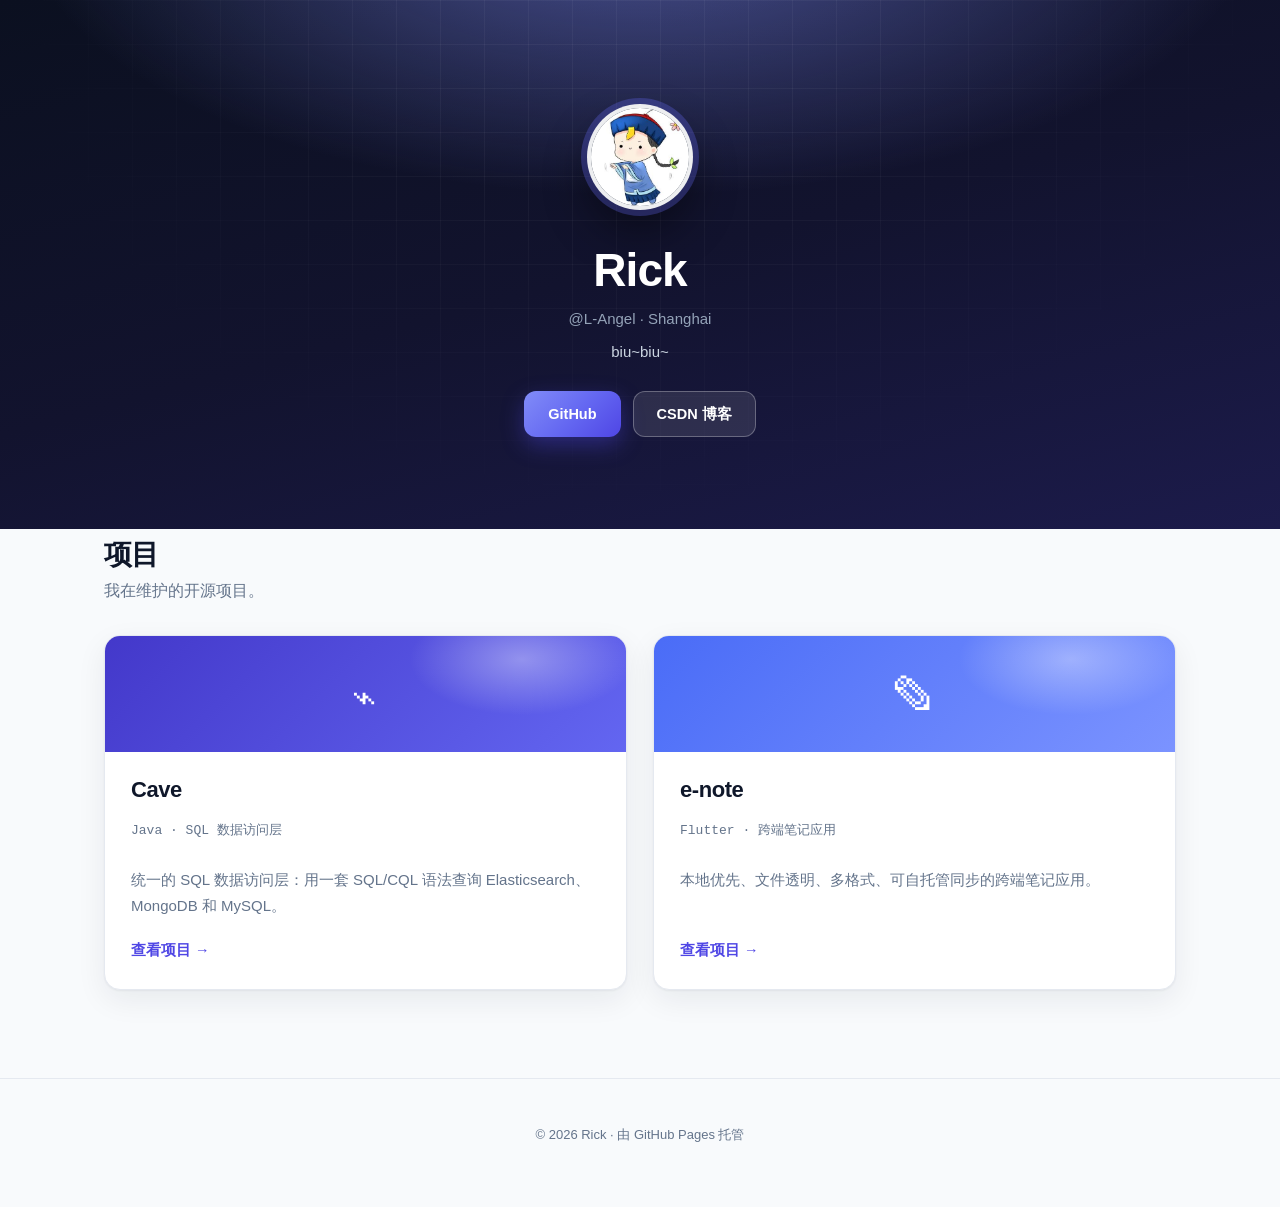
<file: index.html>
<!doctype html>
<html lang="zh-CN">
<head>
  <meta charset="utf-8">
  <meta name="viewport" content="width=device-width, initial-scale=1">
  <title>Rick · 开源项目</title>
  <meta name="description" content="Rick（L-Angel）的开源项目门户：Cave 与 e-note。">
  <link rel="stylesheet" href="styles.css?v=3">
</head>
<body>
  <header class="hero">
    <img class="avatar" src="avatar.jpg" alt="Rick 的头像">
    <h1>Rick</h1>
    <p class="handle">@L-Angel · Shanghai</p>
    <p class="bio">biu~biu~</p>
    <div class="links">
      <a class="btn primary" href="https://github.com/L-Angel">GitHub</a>
      <a class="btn ghost" href="https://blog.csdn.net/u013542440">CSDN 博客</a>
    </div>
  </header>

  <main>
    <section class="section">
      <div class="section-head">
        <h2>项目</h2>
        <p>我在维护的开源项目。</p>
      </div>

      <div class="projects-grid">
        <a class="project" href="cave/" style="--c1:#4338ca;--c2:#6366f1">
          <div class="cover">⌁</div>
          <div class="body">
            <h3>Cave</h3>
            <p class="tag">Java · SQL 数据访问层</p>
            <p class="desc">统一的 SQL 数据访问层：用一套 SQL/CQL 语法查询 Elasticsearch、MongoDB 和 MySQL。</p>
            <span class="go">查看项目 →</span>
          </div>
        </a>

        <a class="project" href="enote/" style="--c1:#4A6CF7;--c2:#7b93ff">
          <div class="cover">✎</div>
          <div class="body">
            <h3>e-note</h3>
            <p class="tag">Flutter · 跨端笔记应用</p>
            <p class="desc">本地优先、文件透明、多格式、可自托管同步的跨端笔记应用。</p>
            <span class="go">查看项目 →</span>
          </div>
        </a>
      </div>
    </section>
  </main>

  <footer>
    <p>© <span id="year"></span> Rick · 由 GitHub Pages 托管</p>
    <script>document.getElementById('year').textContent = new Date().getFullYear();</script>
  </footer>
</body>
</html>
</file>
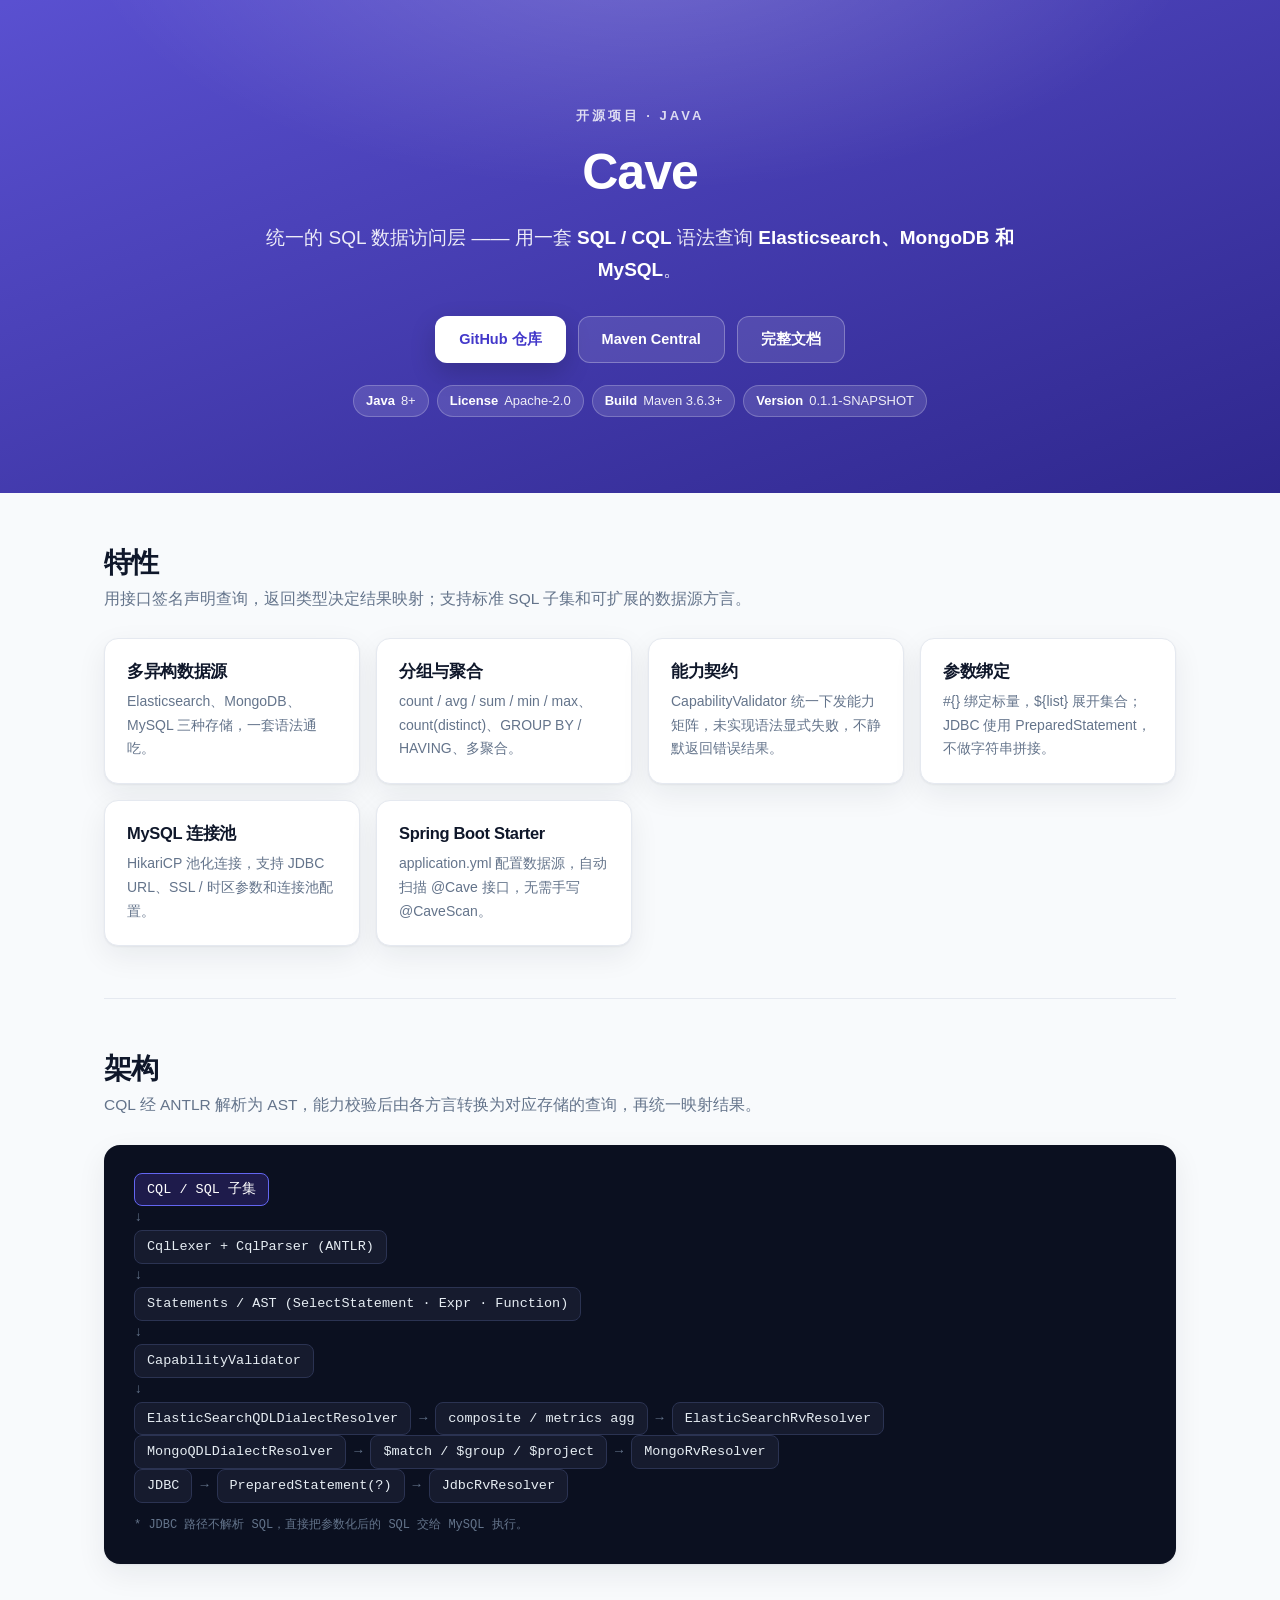
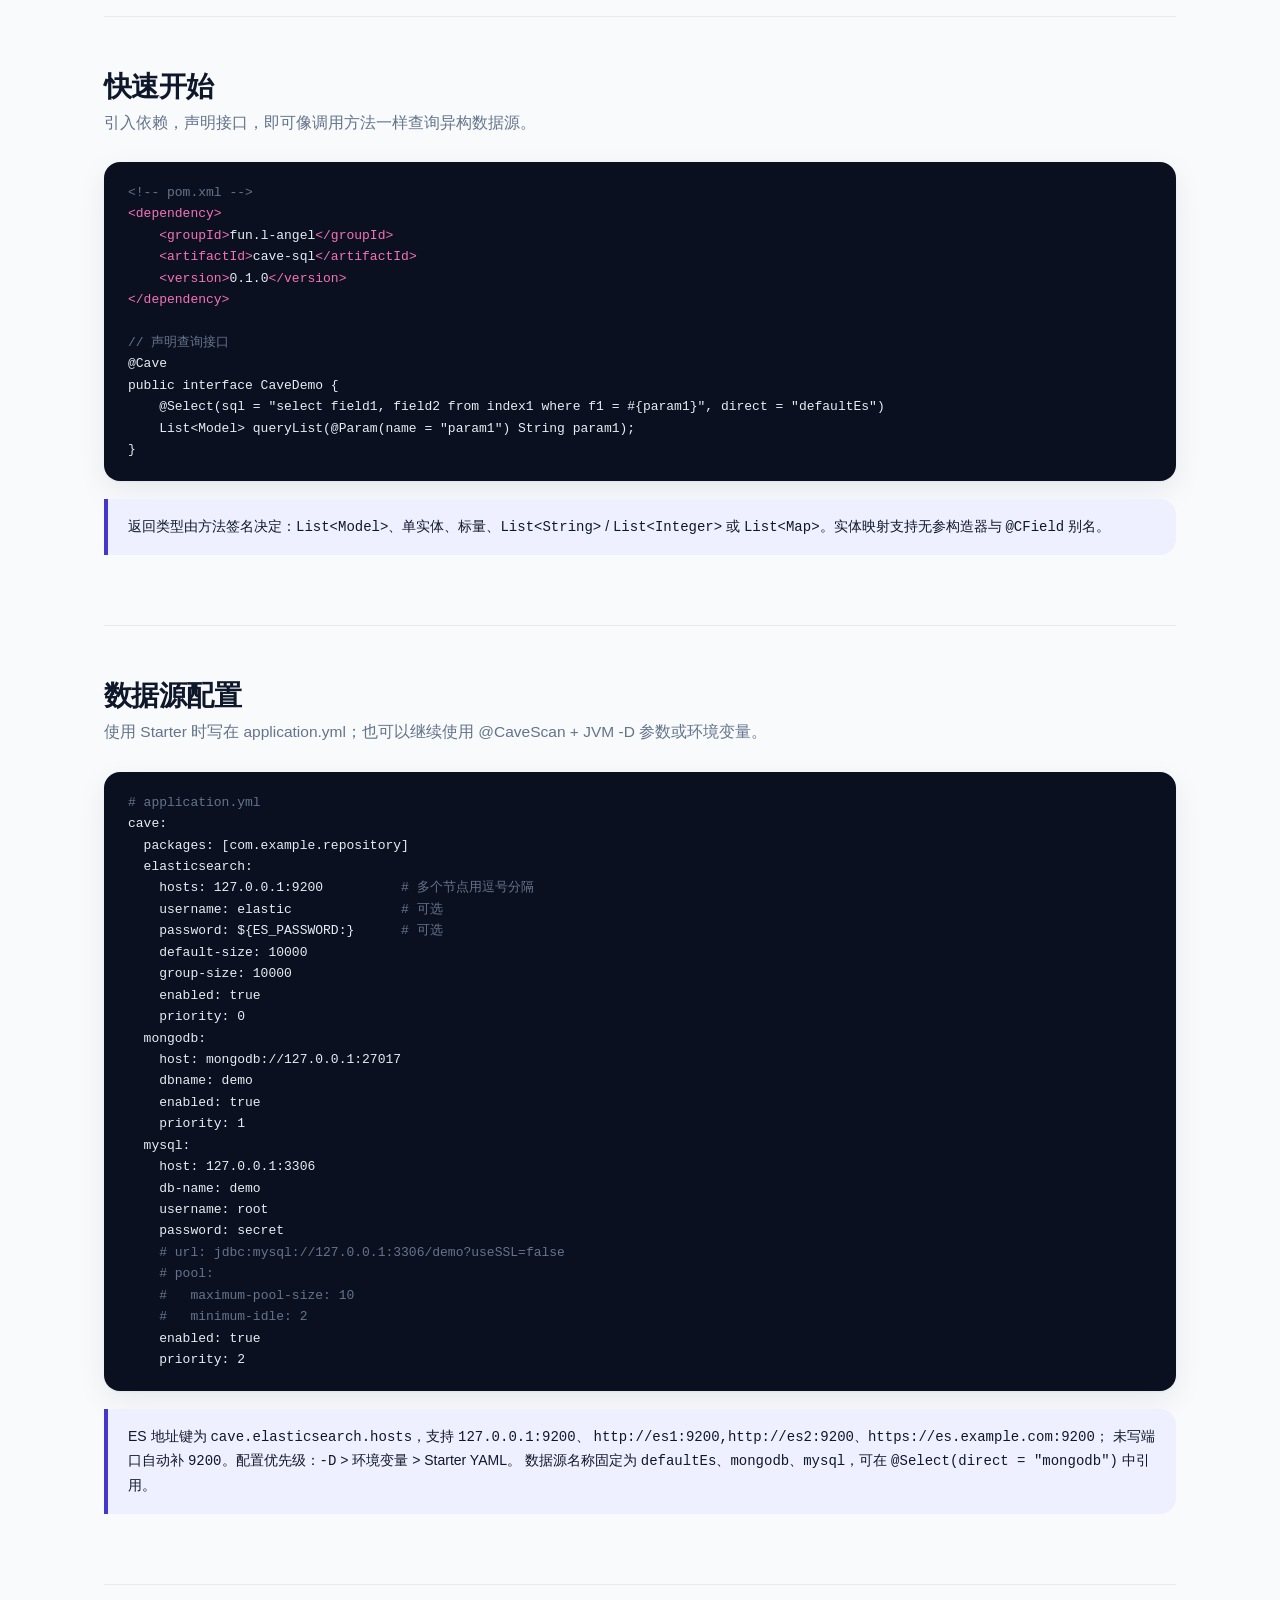
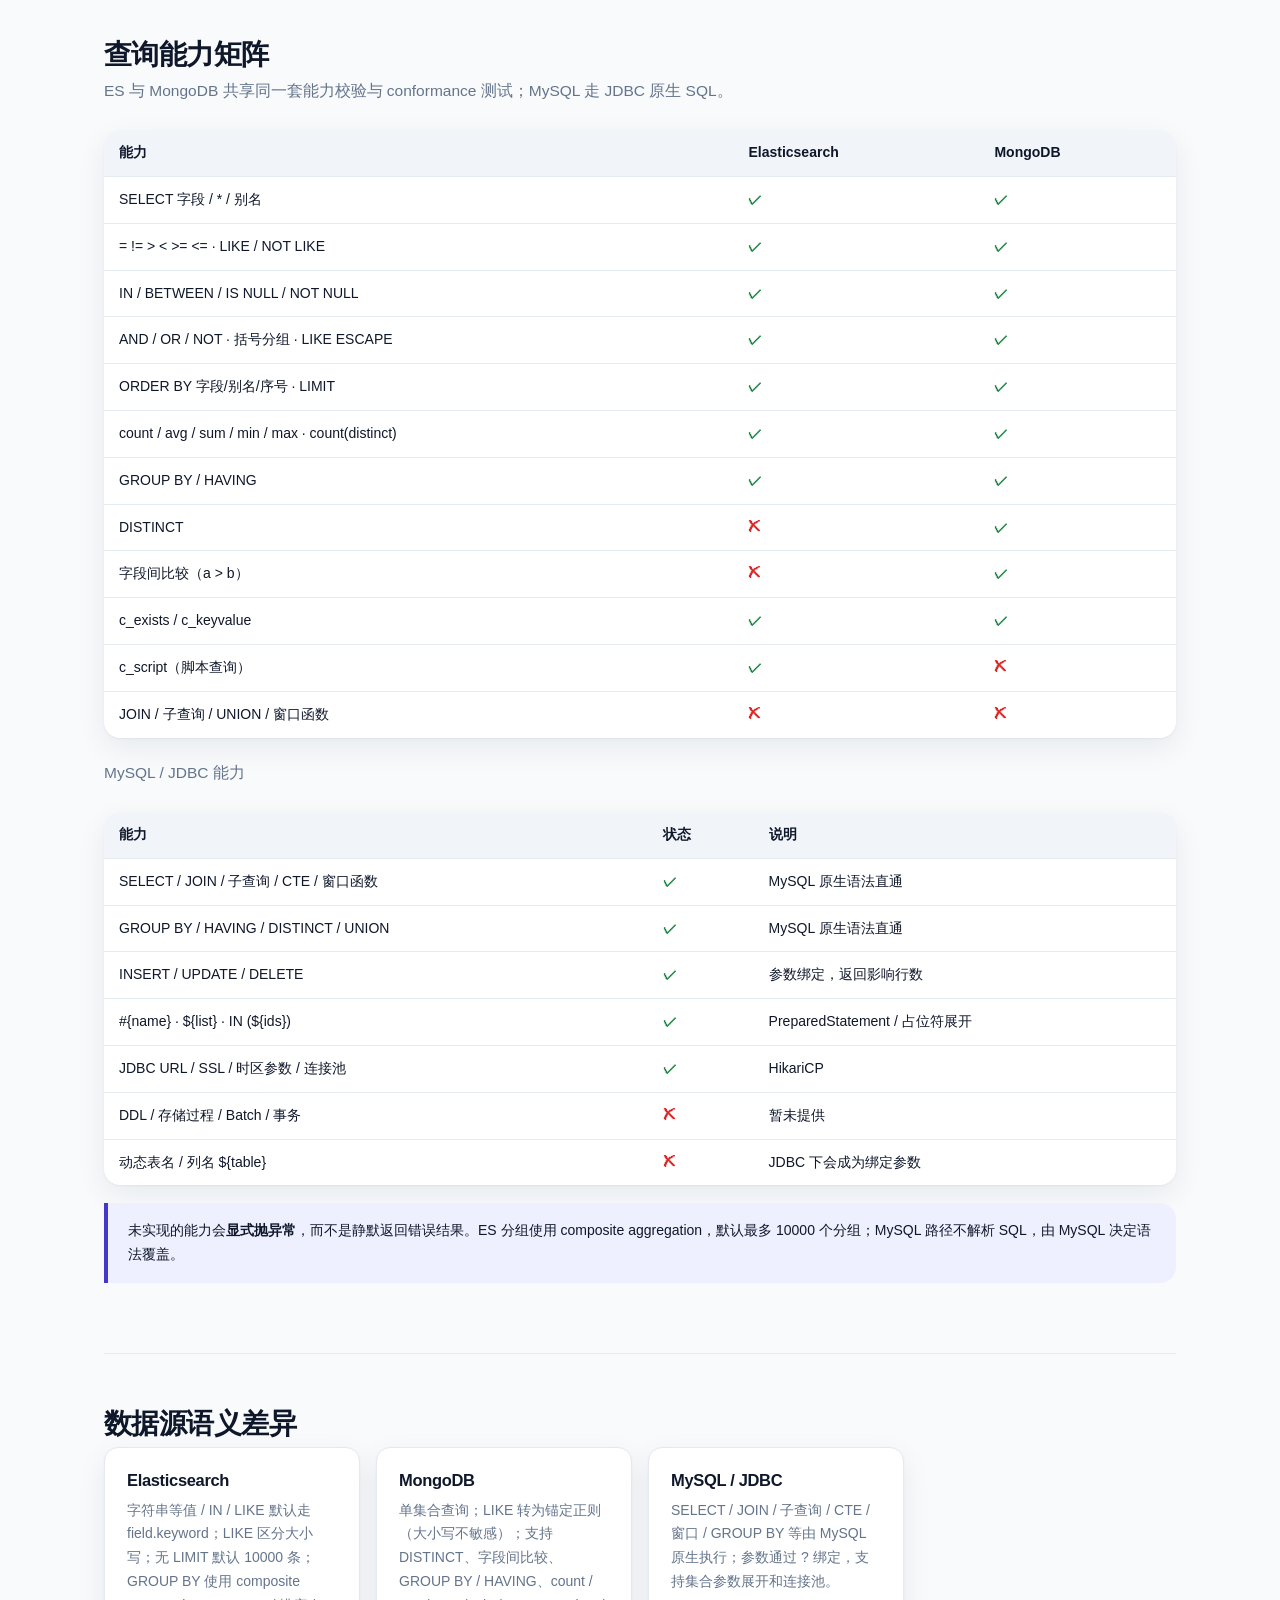
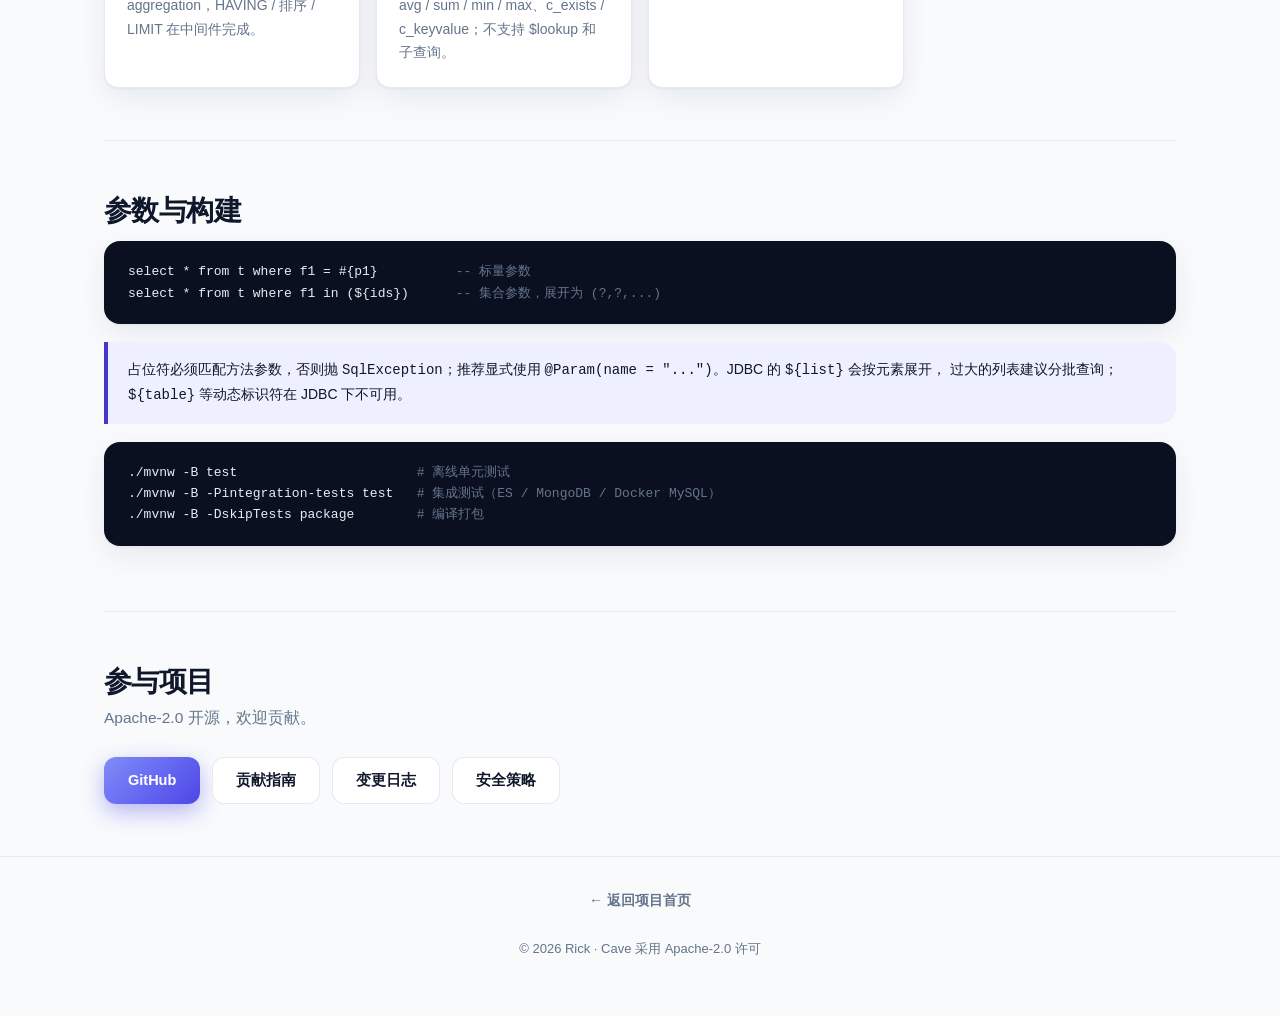
<file: cave/index.html>
<!doctype html>
<html lang="zh-CN">
<head>
  <meta charset="utf-8">
  <meta name="viewport" content="width=device-width, initial-scale=1">
  <title>Cave · 统一 SQL 数据访问层</title>
  <meta name="description" content="Cave 是统一的 SQL 数据访问层：用一套 SQL/CQL 语法查询 Elasticsearch、MongoDB 和 MySQL。">
  <link rel="stylesheet" href="../styles.css?v=4">
  <style>:root { --accent: #4338ca; --accent-soft: #eef0ff; }</style>
</head>
<body>
  <header class="promo-hero">
    <p class="kicker">开源项目 · Java</p>
    <h1>Cave</h1>
    <p class="subtitle">统一的 SQL 数据访问层 —— 用一套 <strong>SQL / CQL</strong> 语法查询 <strong>Elasticsearch、MongoDB 和 MySQL</strong>。</p>
    <div class="actions">
      <a class="btn primary" href="https://github.com/L-Angel/cave">GitHub 仓库</a>
      <a class="btn ghost" href="https://search.maven.org/artifact/fun.l-angel/cave-sql">Maven Central</a>
      <a class="btn ghost" href="https://github.com/L-Angel/cave#readme">完整文档</a>
    </div>
    <div class="badges" style="margin-top:22px">
      <span class="badge"><b>Java</b> 8+</span>
      <span class="badge"><b>License</b> Apache-2.0</span>
      <span class="badge"><b>Build</b> Maven 3.6.3+</span>
      <span class="badge"><b>Version</b> 0.1.1-SNAPSHOT</span>
    </div>
  </header>

  <main class="wrap">

    <section class="block">
      <h2>特性</h2>
      <p class="lead">用接口签名声明查询，返回类型决定结果映射；支持标准 SQL 子集和可扩展的数据源方言。</p>
      <div class="feature-grid">
        <div class="feature"><h3>多异构数据源</h3><p>Elasticsearch、MongoDB、MySQL 三种存储，一套语法通吃。</p></div>
        <div class="feature"><h3>分组与聚合</h3><p>count / avg / sum / min / max、count(distinct)、GROUP BY / HAVING、多聚合。</p></div>
        <div class="feature"><h3>能力契约</h3><p>CapabilityValidator 统一下发能力矩阵，未实现语法显式失败，不静默返回错误结果。</p></div>
        <div class="feature"><h3>参数绑定</h3><p>#{} 绑定标量，${list} 展开集合；JDBC 使用 PreparedStatement，不做字符串拼接。</p></div>
        <div class="feature"><h3>MySQL 连接池</h3><p>HikariCP 池化连接，支持 JDBC URL、SSL / 时区参数和连接池配置。</p></div>
        <div class="feature"><h3>Spring Boot Starter</h3><p>application.yml 配置数据源，自动扫描 @Cave 接口，无需手写 @CaveScan。</p></div>
      </div>
    </section>

    <section class="block">
      <h2>架构</h2>
      <p class="lead">CQL 经 ANTLR 解析为 AST，能力校验后由各方言转换为对应存储的查询，再统一映射结果。</p>
      <div class="arch">
        <div class="row"><span class="node hl">CQL / SQL 子集</span></div>
        <div class="row"><span class="arrow">↓</span></div>
        <div class="row"><span class="node">CqlLexer + CqlParser (ANTLR)</span></div>
        <div class="row"><span class="arrow">↓</span></div>
        <div class="row"><span class="node">Statements / AST (SelectStatement · Expr · Function)</span></div>
        <div class="row"><span class="arrow">↓</span></div>
        <div class="row"><span class="node">CapabilityValidator</span></div>
        <div class="row"><span class="arrow">↓</span></div>
        <div class="row"><span class="node">ElasticSearchQDLDialectResolver</span><span class="arrow">→</span><span class="node">composite / metrics agg</span><span class="arrow">→</span><span class="node">ElasticSearchRvResolver</span></div>
        <div class="row"><span class="node">MongoQDLDialectResolver</span><span class="arrow">→</span><span class="node">$match / $group / $project</span><span class="arrow">→</span><span class="node">MongoRvResolver</span></div>
        <div class="row"><span class="node">JDBC</span><span class="arrow">→</span><span class="node">PreparedStatement(?)</span><span class="arrow">→</span><span class="node">JdbcRvResolver</span></div>
        <div class="note">* JDBC 路径不解析 SQL，直接把参数化后的 SQL 交给 MySQL 执行。</div>
      </div>
    </section>

    <section class="block">
      <h2>快速开始</h2>
      <p class="lead">引入依赖，声明接口，即可像调用方法一样查询异构数据源。</p>
      <pre class="code"><span class="c">&lt;!-- pom.xml --&gt;</span>
<span class="k">&lt;dependency&gt;</span>
    <span class="k">&lt;groupId&gt;</span>fun.l-angel<span class="k">&lt;/groupId&gt;</span>
    <span class="k">&lt;artifactId&gt;</span>cave-sql<span class="k">&lt;/artifactId&gt;</span>
    <span class="k">&lt;version&gt;</span>0.1.0<span class="k">&lt;/version&gt;</span>
<span class="k">&lt;/dependency&gt;</span>

<span class="c">// 声明查询接口</span>
@Cave
public interface CaveDemo {
    @Select(sql = "select field1, field2 from index1 where f1 = #{param1}", direct = "defaultEs")
    List&lt;Model&gt; queryList(@Param(name = "param1") String param1);
}</pre>
      <div class="callout">返回类型由方法签名决定：<code>List&lt;Model&gt;</code>、单实体、标量、<code>List&lt;String&gt;</code> / <code>List&lt;Integer&gt;</code> 或 <code>List&lt;Map&gt;</code>。实体映射支持无参构造器与 <code>@CField</code> 别名。</div>
    </section>

    <section class="block">
      <h2>数据源配置</h2>
      <p class="lead">使用 Starter 时写在 application.yml；也可以继续使用 @CaveScan + JVM -D 参数或环境变量。</p>
      <pre class="code"><span class="c"># application.yml</span>
cave:
  packages: [com.example.repository]
  elasticsearch:
    hosts: 127.0.0.1:9200          <span class="c"># 多个节点用逗号分隔</span>
    username: elastic              <span class="c"># 可选</span>
    password: ${ES_PASSWORD:}      <span class="c"># 可选</span>
    default-size: 10000
    group-size: 10000
    enabled: true
    priority: 0
  mongodb:
    host: mongodb://127.0.0.1:27017
    dbname: demo
    enabled: true
    priority: 1
  mysql:
    host: 127.0.0.1:3306
    db-name: demo
    username: root
    password: secret
    <span class="c"># url: jdbc:mysql://127.0.0.1:3306/demo?useSSL=false</span>
    <span class="c"># pool:</span>
    <span class="c">#   maximum-pool-size: 10</span>
    <span class="c">#   minimum-idle: 2</span>
    enabled: true
    priority: 2</pre>
      <div class="callout">
        ES 地址键为 <code>cave.elasticsearch.hosts</code>，支持 <code>127.0.0.1:9200</code>、
        <code>http://es1:9200,http://es2:9200</code>、<code>https://es.example.com:9200</code>；
        未写端口自动补 <code>9200</code>。配置优先级：<code>-D</code> &gt; 环境变量 &gt; Starter YAML。
        数据源名称固定为 <code>defaultEs</code>、<code>mongodb</code>、<code>mysql</code>，可在
        <code>@Select(direct = "mongodb")</code> 中引用。
      </div>
    </section>

    <section class="block">
      <h2>查询能力矩阵</h2>
      <p class="lead">ES 与 MongoDB 共享同一套能力校验与 conformance 测试；MySQL 走 JDBC 原生 SQL。</p>
      <table class="cap">
        <tr><th>能力</th><th>Elasticsearch</th><th>MongoDB</th></tr>
        <tr><td>SELECT 字段 / * / 别名</td><td class="yes">✓</td><td class="yes">✓</td></tr>
        <tr><td>= != &gt; &lt; &gt;= &lt;= · LIKE / NOT LIKE</td><td class="yes">✓</td><td class="yes">✓</td></tr>
        <tr><td>IN / BETWEEN / IS NULL / NOT NULL</td><td class="yes">✓</td><td class="yes">✓</td></tr>
        <tr><td>AND / OR / NOT · 括号分组 · LIKE ESCAPE</td><td class="yes">✓</td><td class="yes">✓</td></tr>
        <tr><td>ORDER BY 字段/别名/序号 · LIMIT</td><td class="yes">✓</td><td class="yes">✓</td></tr>
        <tr><td>count / avg / sum / min / max · count(distinct)</td><td class="yes">✓</td><td class="yes">✓</td></tr>
        <tr><td>GROUP BY / HAVING</td><td class="yes">✓</td><td class="yes">✓</td></tr>
        <tr><td>DISTINCT</td><td class="no">✗</td><td class="yes">✓</td></tr>
        <tr><td>字段间比较（a &gt; b）</td><td class="no">✗</td><td class="yes">✓</td></tr>
        <tr><td>c_exists / c_keyvalue</td><td class="yes">✓</td><td class="yes">✓</td></tr>
        <tr><td>c_script（脚本查询）</td><td class="yes">✓</td><td class="no">✗</td></tr>
        <tr><td>JOIN / 子查询 / UNION / 窗口函数</td><td class="no">✗</td><td class="no">✗</td></tr>
      </table>
      <p class="lead" style="margin-top:22px">MySQL / JDBC 能力</p>
      <table class="cap">
        <tr><th>能力</th><th>状态</th><th>说明</th></tr>
        <tr><td>SELECT / JOIN / 子查询 / CTE / 窗口函数</td><td class="yes">✓</td><td>MySQL 原生语法直通</td></tr>
        <tr><td>GROUP BY / HAVING / DISTINCT / UNION</td><td class="yes">✓</td><td>MySQL 原生语法直通</td></tr>
        <tr><td>INSERT / UPDATE / DELETE</td><td class="yes">✓</td><td>参数绑定，返回影响行数</td></tr>
        <tr><td>#{name} · ${list} · IN (${ids})</td><td class="yes">✓</td><td>PreparedStatement / 占位符展开</td></tr>
        <tr><td>JDBC URL / SSL / 时区参数 / 连接池</td><td class="yes">✓</td><td>HikariCP</td></tr>
        <tr><td>DDL / 存储过程 / Batch / 事务</td><td class="no">✗</td><td>暂未提供</td></tr>
        <tr><td>动态表名 / 列名 ${table}</td><td class="no">✗</td><td>JDBC 下会成为绑定参数</td></tr>
      </table>
      <div class="callout">未实现的能力会<strong>显式抛异常</strong>，而不是静默返回错误结果。ES 分组使用 composite aggregation，默认最多 10000 个分组；MySQL 路径不解析 SQL，由 MySQL 决定语法覆盖。</div>
    </section>

    <section class="block">
      <h2>数据源语义差异</h2>
      <div class="feature-grid">
        <div class="feature"><h3>Elasticsearch</h3><p>字符串等值 / IN / LIKE 默认走 field.keyword；LIKE 区分大小写；无 LIMIT 默认 10000 条；GROUP BY 使用 composite aggregation，HAVING / 排序 / LIMIT 在中间件完成。</p></div>
        <div class="feature"><h3>MongoDB</h3><p>单集合查询；LIKE 转为锚定正则（大小写不敏感）；支持 DISTINCT、字段间比较、GROUP BY / HAVING、count / avg / sum / min / max、c_exists / c_keyvalue；不支持 $lookup 和子查询。</p></div>
        <div class="feature"><h3>MySQL / JDBC</h3><p>SELECT / JOIN / 子查询 / CTE / 窗口 / GROUP BY 等由 MySQL 原生执行；参数通过 ? 绑定，支持集合参数展开和连接池。</p></div>
      </div>
    </section>

    <section class="block">
      <h2>参数与构建</h2>
      <pre class="code">select * from t where f1 = #{p1}          <span class="c">-- 标量参数</span>
select * from t where f1 in (${ids})      <span class="c">-- 集合参数，展开为 (?,?,...)</span></pre>
      <div class="callout">
        占位符必须匹配方法参数，否则抛 <code>SqlException</code>；推荐显式使用
        <code>@Param(name = "...")</code>。JDBC 的 <code>${list}</code> 会按元素展开，
        过大的列表建议分批查询；<code>${table}</code> 等动态标识符在 JDBC 下不可用。
      </div>
      <pre class="code">./mvnw -B test                       <span class="c"># 离线单元测试</span>
./mvnw -B -Pintegration-tests test   <span class="c"># 集成测试（ES / MongoDB / Docker MySQL）</span>
./mvnw -B -DskipTests package        <span class="c"># 编译打包</span></pre>
    </section>

    <section class="block">
      <h2>参与项目</h2>
      <p class="lead">Apache-2.0 开源，欢迎贡献。</p>
      <div class="actions" style="justify-content:flex-start">
        <a class="btn primary" href="https://github.com/L-Angel/cave">GitHub</a>
        <a class="btn ghost" href="https://github.com/L-Angel/cave/blob/main/CONTRIBUTING.md">贡献指南</a>
        <a class="btn ghost" href="https://github.com/L-Angel/cave/blob/main/CHANGELOG.md">变更日志</a>
        <a class="btn ghost" href="https://github.com/L-Angel/cave/blob/main/SECURITY.md">安全策略</a>
      </div>
    </section>

  </main>

  <footer>
    <a class="back" href="../">← 返回项目首页</a>
    <p>© <span id="year"></span> Rick · Cave 采用 Apache-2.0 许可</p>
    <script>document.getElementById('year').textContent = new Date().getFullYear();</script>
  </footer>
</body>
</html>
</file>
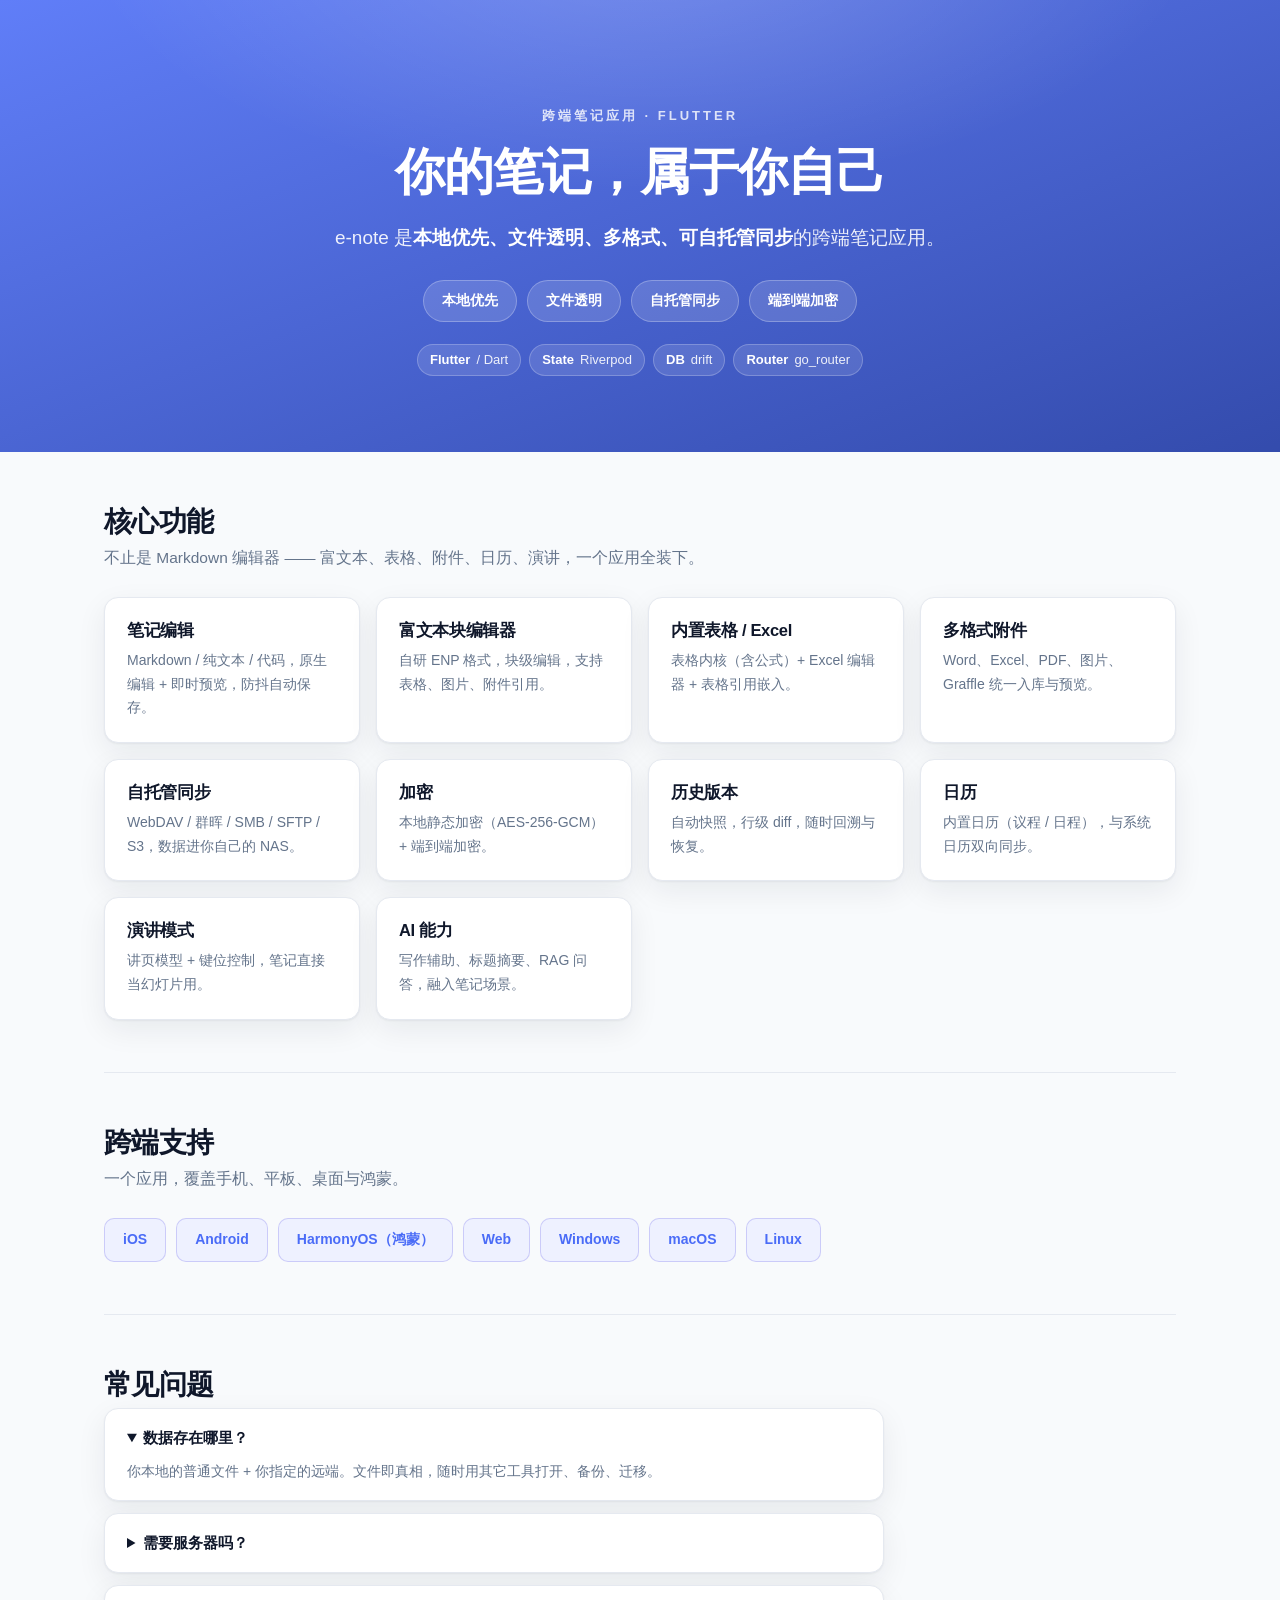
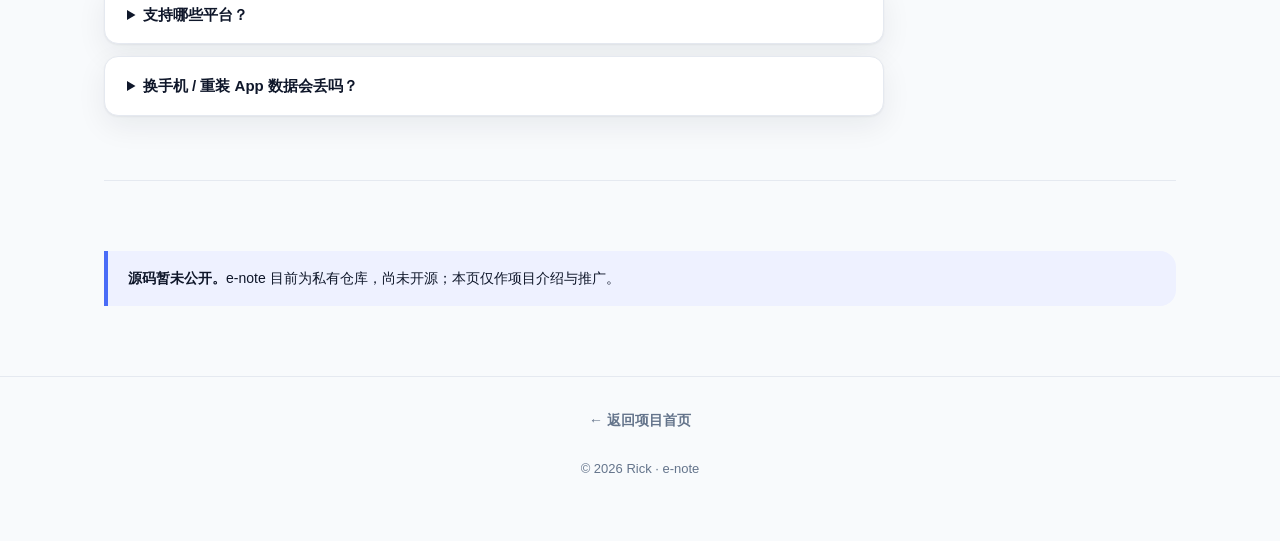
<file: enote/index.html>
<!doctype html>
<html lang="zh-CN">
<head>
  <meta charset="utf-8">
  <meta name="viewport" content="width=device-width, initial-scale=1">
  <title>e-note · 本地优先的跨端笔记</title>
  <meta name="description" content="e-note 是本地优先、文件透明、多格式、可自托管同步的跨端笔记应用。">
  <link rel="stylesheet" href="../styles.css?v=3">
  <style>:root { --accent: #4A6CF7; --accent-soft: #eef1ff; }</style>
</head>
<body>
  <header class="promo-hero">
    <p class="kicker">跨端笔记应用 · Flutter</p>
    <h1>你的笔记，属于你自己</h1>
    <p class="subtitle">e-note 是<strong>本地优先、文件透明、多格式、可自托管同步</strong>的跨端笔记应用。</p>
    <div class="trust" style="margin-top:26px">
      <span>本地优先</span>
      <span>文件透明</span>
      <span>自托管同步</span>
      <span>端到端加密</span>
    </div>
    <div class="badges" style="margin-top:22px">
      <span class="badge"><b>Flutter</b> / Dart</span>
      <span class="badge"><b>State</b> Riverpod</span>
      <span class="badge"><b>DB</b> drift</span>
      <span class="badge"><b>Router</b> go_router</span>
    </div>
  </header>

  <main class="wrap">

    <section class="block">
      <h2>核心功能</h2>
      <p class="lead">不止是 Markdown 编辑器 —— 富文本、表格、附件、日历、演讲，一个应用全装下。</p>
      <div class="feature-grid">
        <div class="feature"><h3>笔记编辑</h3><p>Markdown / 纯文本 / 代码，原生编辑 + 即时预览，防抖自动保存。</p></div>
        <div class="feature"><h3>富文本块编辑器</h3><p>自研 ENP 格式，块级编辑，支持表格、图片、附件引用。</p></div>
        <div class="feature"><h3>内置表格 / Excel</h3><p>表格内核（含公式）+ Excel 编辑器 + 表格引用嵌入。</p></div>
        <div class="feature"><h3>多格式附件</h3><p>Word、Excel、PDF、图片、Graffle 统一入库与预览。</p></div>
        <div class="feature"><h3>自托管同步</h3><p>WebDAV / 群晖 / SMB / SFTP / S3，数据进你自己的 NAS。</p></div>
        <div class="feature"><h3>加密</h3><p>本地静态加密（AES-256-GCM）+ 端到端加密。</p></div>
        <div class="feature"><h3>历史版本</h3><p>自动快照，行级 diff，随时回溯与恢复。</p></div>
        <div class="feature"><h3>日历</h3><p>内置日历（议程 / 日程），与系统日历双向同步。</p></div>
        <div class="feature"><h3>演讲模式</h3><p>讲页模型 + 键位控制，笔记直接当幻灯片用。</p></div>
        <div class="feature"><h3>AI 能力</h3><p>写作辅助、标题摘要、RAG 问答，融入笔记场景。</p></div>
      </div>
    </section>

    <section class="block">
      <h2>跨端支持</h2>
      <p class="lead">一个应用，覆盖手机、平板、桌面与鸿蒙。</p>
      <div class="platforms">
        <span>iOS</span>
        <span>Android</span>
        <span>HarmonyOS（鸿蒙）</span>
        <span>Web</span>
        <span>Windows</span>
        <span>macOS</span>
        <span>Linux</span>
      </div>
    </section>

    <section class="block">
      <h2>常见问题</h2>
      <div class="faq">
        <details open><summary>数据存在哪里？</summary><p>你本地的普通文件 + 你指定的远端。文件即真相，随时用其它工具打开、备份、迁移。</p></details>
        <details><summary>需要服务器吗？</summary><p>不需要。自建 NAS 或任意 WebDAV 即可，也可以完全离线本地使用。</p></details>
        <details><summary>支持哪些平台？</summary><p>iOS / Android / HarmonyOS（鸿蒙）/ Web / Windows / macOS / Linux。</p></details>
        <details><summary>换手机 / 重装 App 数据会丢吗？</summary><p>不会。卸载不删除本地笔记，重装后重新打开即可加载；换新设备时通过你自己的同步后端（WebDAV / 群晖等）全量恢复。</p></details>
      </div>
    </section>

    <section class="block">
      <div class="callout"><strong>源码暂未公开。</strong>e-note 目前为私有仓库，尚未开源；本页仅作项目介绍与推广。</div>
    </section>

  </main>

  <footer>
    <a class="back" href="../">← 返回项目首页</a>
    <p>© <span id="year"></span> Rick · e-note</p>
    <script>document.getElementById('year').textContent = new Date().getFullYear();</script>
  </footer>
</body>
</html>
</file>
<file: styles.css>
/* ============================================================
   Rick's OSS portal — shared stylesheet
   ============================================================ */

:root {
  --bg: #f8fafc;
  --bg-soft: #f1f5f9;
  --surface: #ffffff;
  --border: #e5e9f0;
  --text: #0f172a;
  --muted: #64748b;
  --muted-2: #94a3b8;
  --accent: #4f46e5;
  --accent-soft: #eef2ff;
  --radius: 16px;
  --maxw: 1120px;
  --mono: ui-monospace, SFMono-Regular, "SF Mono", Menlo, Consolas, monospace;
  --shadow: 0 1px 2px rgba(15, 23, 42, .05), 0 10px 30px rgba(15, 23, 42, .07);
  --shadow-lg: 0 18px 50px rgba(15, 23, 42, .14);
}

* { box-sizing: border-box; }

html { scroll-behavior: smooth; }

html, body { margin: 0; padding: 0; }

body {
  font-family: -apple-system, BlinkMacSystemFont, "Segoe UI", "PingFang SC",
    "Hiragino Sans GB", "Microsoft YaHei", Helvetica, Arial, sans-serif;
  background: var(--bg);
  color: var(--text);
  line-height: 1.7;
  -webkit-font-smoothing: antialiased;
  text-rendering: optimizeLegibility;
}

a { color: var(--accent); text-decoration: none; }
a:hover { text-decoration: underline; }

.wrap { max-width: var(--maxw); margin: 0 auto; padding: 0 24px; }

h1, h2, h3 { letter-spacing: -0.02em; line-height: 1.25; }

/* ---------------- Buttons ---------------- */
.btn {
  display: inline-flex;
  align-items: center;
  gap: 8px;
  padding: 11px 24px;
  border-radius: 12px;
  background: var(--text);
  color: #fff;
  font-weight: 600;
  font-size: 14.5px;
  transition: transform .15s ease, filter .15s ease, box-shadow .15s ease;
  white-space: nowrap;
}
.btn:hover { text-decoration: none; transform: translateY(-1px); }
.btn.primary {
  background: linear-gradient(135deg, #818cf8 0%, #6366f1 55%, #4f46e5 100%);
  box-shadow: 0 8px 22px rgba(79, 70, 229, .38);
}
.btn.primary:hover { filter: brightness(1.05); }
.btn.ghost {
  background: #fff;
  color: var(--text);
  box-shadow: inset 0 0 0 1px var(--border);
}
.btn.ghost:hover { background: var(--bg-soft); }

/* On dark/gradient heroes, ghost buttons go translucent white */
.hero .btn.ghost,
.promo-hero .btn.ghost {
  background: rgba(255, 255, 255, .10);
  color: #fff;
  box-shadow: inset 0 0 0 1px rgba(255, 255, 255, .28);
}
.hero .btn.ghost:hover,
.promo-hero .btn.ghost:hover { background: rgba(255, 255, 255, .18); }

/* ---------------- Badges ---------------- */
.badges { display: flex; flex-wrap: wrap; gap: 8px; justify-content: center; }
.badge {
  display: inline-flex;
  align-items: center;
  gap: 6px;
  padding: 5px 13px;
  border-radius: 999px;
  background: var(--surface);
  color: var(--muted);
  font-size: 13px;
  box-shadow: inset 0 0 0 1px var(--border);
}
.badge b { color: var(--text); font-weight: 600; }

.hero .badge,
.promo-hero .badge {
  background: rgba(255, 255, 255, .12);
  color: rgba(255, 255, 255, .9);
  box-shadow: inset 0 0 0 1px rgba(255, 255, 255, .22);
}
.hero .badge b,
.promo-hero .badge b { color: #fff; }

/* ---------------- Portal hero (dark) ---------------- */
.hero {
  position: relative;
  text-align: center;
  padding: 104px 20px 92px;
  color: #f8fafc;
  overflow: hidden;
  background:
    radial-gradient(1000px 460px at 50% -90px, rgba(129, 140, 248, .55), transparent 62%),
    linear-gradient(165deg, #0b1020 0%, #12132e 50%, #1c1b4b 100%);
}
.hero::before {
  content: "";
  position: absolute;
  inset: 0;
  background-image:
    linear-gradient(rgba(255, 255, 255, .045) 1px, transparent 1px),
    linear-gradient(90deg, rgba(255, 255, 255, .045) 1px, transparent 1px);
  background-size: 44px 44px;
  -webkit-mask-image: radial-gradient(ellipse at 50% 0%, #000 25%, transparent 72%);
  mask-image: radial-gradient(ellipse at 50% 0%, #000 25%, transparent 72%);
  pointer-events: none;
}
.hero > * { position: relative; z-index: 1; }

.avatar {
  width: 106px;
  height: 106px;
  border-radius: 50%;
  object-fit: cover;
  border: 4px solid rgba(255, 255, 255, .92);
  box-shadow: 0 0 0 6px rgba(99, 102, 241, .30), 0 22px 44px rgba(0, 0, 0, .42);
  background: #1e293b;
}
.hero h1 { margin: 24px 0 0; font-size: 46px; color: #fff; }
.handle { margin: 6px 0 0; color: #94a3b8; font-size: 15px; }
.bio { margin: 8px 0 0; color: #cbd5e1; font-size: 15px; }
.links { margin-top: 26px; display: flex; gap: 12px; justify-content: center; flex-wrap: wrap; }

/* ---------------- Portal projects ---------------- */
.section { max-width: var(--maxw); margin: 0 auto; padding: 8px 24px 88px; }
.section-head h2 { margin: 0 0 6px; font-size: 28px; }
.section-head p { margin: 0 0 30px; color: var(--muted); font-size: 15.5px; }

.projects-grid {
  display: grid;
  grid-template-columns: repeat(auto-fit, minmax(340px, 1fr));
  gap: 26px;
}

.project {
  display: flex;
  flex-direction: column;
  background: var(--surface);
  border: 1px solid var(--border);
  border-radius: var(--radius);
  overflow: hidden;
  box-shadow: var(--shadow);
  color: var(--text);
  transition: transform .18s ease, box-shadow .18s ease;
}
.project:hover { transform: translateY(-5px); box-shadow: var(--shadow-lg); text-decoration: none; }

.project .cover {
  height: 116px;
  display: flex;
  align-items: center;
  justify-content: center;
  font-size: 46px;
  color: #fff;
  background: linear-gradient(135deg, var(--c1, #4338ca), var(--c2, #6366f1));
  position: relative;
}
.project .cover::after {
  content: "";
  position: absolute;
  inset: 0;
  background: radial-gradient(160px 80px at 80% 20%, rgba(255, 255, 255, .35), transparent 70%);
  pointer-events: none;
}
.project .body { padding: 24px 26px 26px; display: flex; flex-direction: column; flex: 1; }
.project h3 { margin: 0 0 4px; font-size: 22px; }
.project .tag { color: var(--muted); font-size: 13px; font-family: var(--mono); }
.project .desc { margin: 12px 0 20px; color: var(--muted); font-size: 15px; }
.project .go { margin-top: auto; font-weight: 600; font-size: 14.5px; color: var(--accent); }

/* ---------------- Promo hero (branded gradient) ---------------- */
.promo-hero {
  position: relative;
  text-align: center;
  padding: 92px 20px 76px;
  color: #fff;
  overflow: hidden;
  background:
    radial-gradient(900px 420px at 50% -70px, rgba(255, 255, 255, .20), transparent 62%),
    linear-gradient(160deg, rgba(255, 255, 255, .12) 0%, rgba(0, 0, 0, .30) 100%),
    var(--accent);
}
.promo-hero > * { position: relative; z-index: 1; }
.promo-hero .kicker {
  color: rgba(255, 255, 255, .8);
  font-weight: 700;
  font-size: 13px;
  letter-spacing: 3px;
  text-transform: uppercase;
}
.promo-hero h1 { margin: 14px 0 0; font-size: 50px; color: #fff; }
.promo-hero .subtitle {
  margin: 18px auto 0;
  max-width: 760px;
  color: rgba(255, 255, 255, .9);
  font-size: 19px;
}
.promo-hero .subtitle strong { color: #fff; }
.actions { display: flex; gap: 12px; flex-wrap: wrap; }
.promo-hero .actions { margin-top: 30px; justify-content: center; }
.promo-hero .btn.primary { background: #fff; color: var(--accent); box-shadow: 0 10px 26px rgba(0, 0, 0, .18); }
.promo-hero .btn.primary:hover { background: #f1f5f9; }

/* Trust pills inside the promo hero */
.promo-hero .trust { margin: 30px 0 0; }
.trust { display: flex; flex-wrap: wrap; gap: 10px; justify-content: center; }
.trust span {
  background: rgba(255, 255, 255, .14);
  border: 1px solid rgba(255, 255, 255, .26);
  border-radius: 999px;
  padding: 8px 18px;
  font-size: 14px;
  font-weight: 600;
  color: #fff;
}

/* ---------------- Content blocks ---------------- */
.block { padding: 52px 0; border-top: 1px solid var(--border); }
.block:first-of-type { border-top: none; }
.block h2 { font-size: 28px; margin: 0 0 6px; }
.block .lead { color: var(--muted); margin: 0 0 26px; font-size: 15.5px; }

.feature-grid {
  display: grid;
  grid-template-columns: repeat(auto-fill, minmax(248px, 1fr));
  gap: 16px;
}
.feature {
  background: var(--surface);
  border: 1px solid var(--border);
  border-radius: 14px;
  padding: 22px;
  box-shadow: var(--shadow);
  transition: transform .15s ease, box-shadow .15s ease;
}
.feature:hover { transform: translateY(-2px); box-shadow: var(--shadow-lg); }
.feature h3 { margin: 0 0 8px; font-size: 16.5px; color: var(--text); }
.feature p { margin: 0; color: var(--muted); font-size: 14px; }

/* ---------------- Architecture diagram ---------------- */
.arch {
  background: #0b1020;
  color: #c9d1d9;
  border-radius: var(--radius);
  padding: 28px 30px;
  font-family: var(--mono);
  font-size: 13.5px;
  line-height: 1.75;
  overflow-x: auto;
  box-shadow: var(--shadow);
}
.arch .row { display: flex; align-items: center; flex-wrap: wrap; gap: 8px; }
.arch .arrow { color: #64748b; }
.arch .node {
  background: #161b2e;
  border: 1px solid #2b3352;
  border-radius: 8px;
  padding: 4px 12px;
  color: #e6edf3;
}
.arch .node.hl { border-color: #6366f1; color: #fff; background: #1e1b4b; }
.arch .note { color: #64748b; font-size: 12px; margin-top: 12px; }

/* ---------------- Code ---------------- */
pre.code {
  background: #0b1020;
  color: #e6edf3;
  border-radius: var(--radius);
  padding: 20px 24px;
  overflow-x: auto;
  font-family: var(--mono);
  font-size: 13px;
  line-height: 1.65;
  box-shadow: var(--shadow);
}
pre.code .c { color: #64748b; }
pre.code .k { color: #f472b6; }
pre.code .s { color: #a5d6ff; }

/* ---------------- Tables ---------------- */
table.cap {
  width: 100%;
  border-collapse: collapse;
  background: var(--surface);
  border-radius: var(--radius);
  overflow: hidden;
  box-shadow: var(--shadow);
  font-size: 14px;
}
table.cap th, table.cap td { padding: 11px 15px; text-align: left; border-bottom: 1px solid var(--border); }
table.cap th { background: var(--bg-soft); font-weight: 600; }
table.cap tr:last-child td { border-bottom: none; }
table.cap .yes { color: #15803d; font-weight: 700; }
table.cap .no { color: #dc2626; font-weight: 700; }

/* ---------------- FAQ ---------------- */
.faq { max-width: 780px; }
.faq details {
  background: var(--surface);
  border: 1px solid var(--border);
  border-radius: 14px;
  padding: 16px 22px;
  margin-bottom: 12px;
  box-shadow: var(--shadow);
}
.faq summary { cursor: pointer; font-weight: 600; font-size: 15px; }
.faq details p { margin: 10px 0 0; color: var(--muted); font-size: 14px; }

/* ---------------- Platforms ---------------- */
.platforms { display: flex; flex-wrap: wrap; gap: 10px; }
.platforms span {
  background: var(--accent-soft);
  color: var(--accent);
  border: 1px solid rgba(79, 70, 229, .22);
  border-radius: 10px;
  padding: 9px 18px;
  font-weight: 600;
  font-size: 14px;
}

/* ---------------- Callout ---------------- */
.callout {
  border-left: 4px solid var(--accent);
  background: var(--accent-soft);
  border-radius: 0 var(--radius) var(--radius) 0;
  padding: 16px 20px;
  color: var(--text);
  font-size: 14px;
  margin: 18px 0;
}
.callout strong { color: var(--text); }

/* ---------------- Footer ---------------- */
footer {
  text-align: center;
  padding: 32px 20px 48px;
  color: var(--muted);
  font-size: 13px;
  border-top: 1px solid var(--border);
}
footer a { color: var(--muted); }
.back { display: inline-block; margin-bottom: 12px; font-size: 14px; font-weight: 600; }

@media (max-width: 640px) {
  .hero { padding: 72px 18px 64px; }
  .hero h1 { font-size: 36px; }
  .promo-hero { padding: 68px 18px 56px; }
  .promo-hero h1 { font-size: 34px; }
  .promo-hero .subtitle { font-size: 16.5px; }
  .section { padding: 0 18px 64px; }
  .block { padding: 40px 0; }
}
</file>
